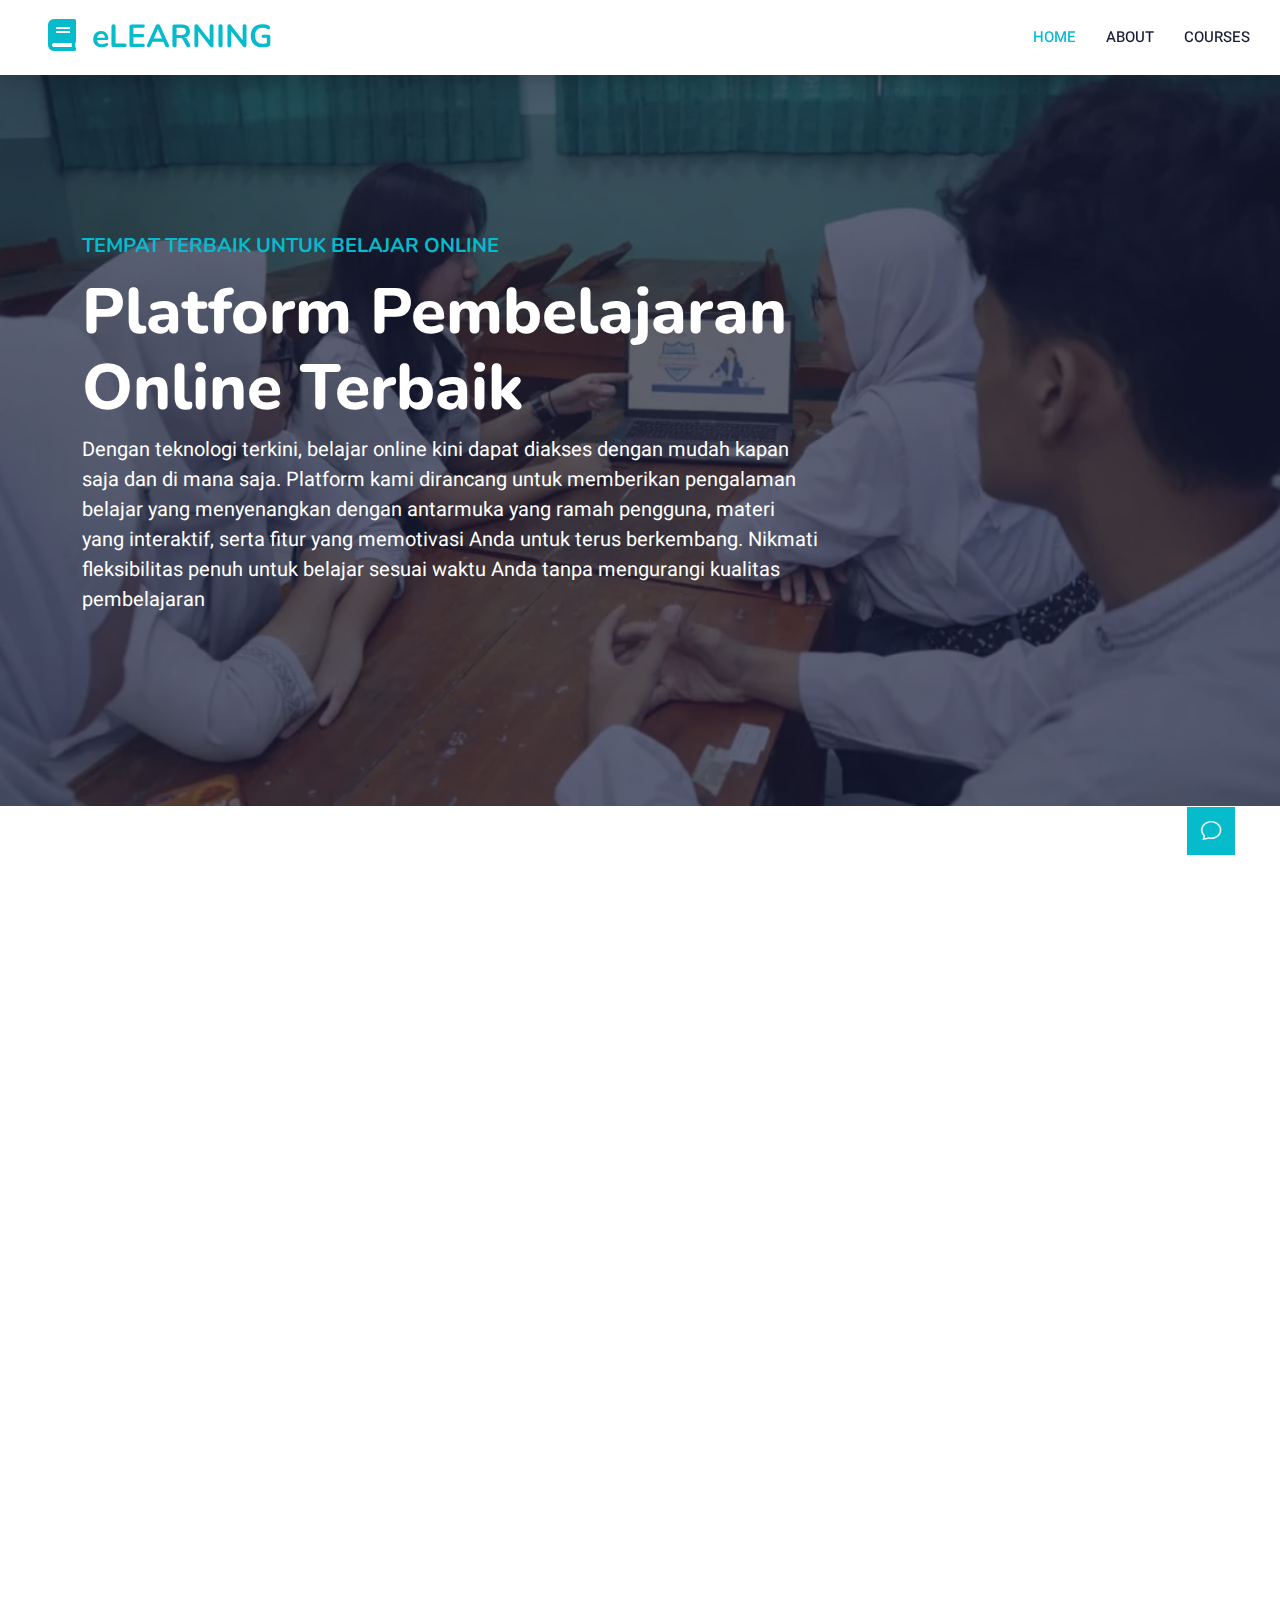
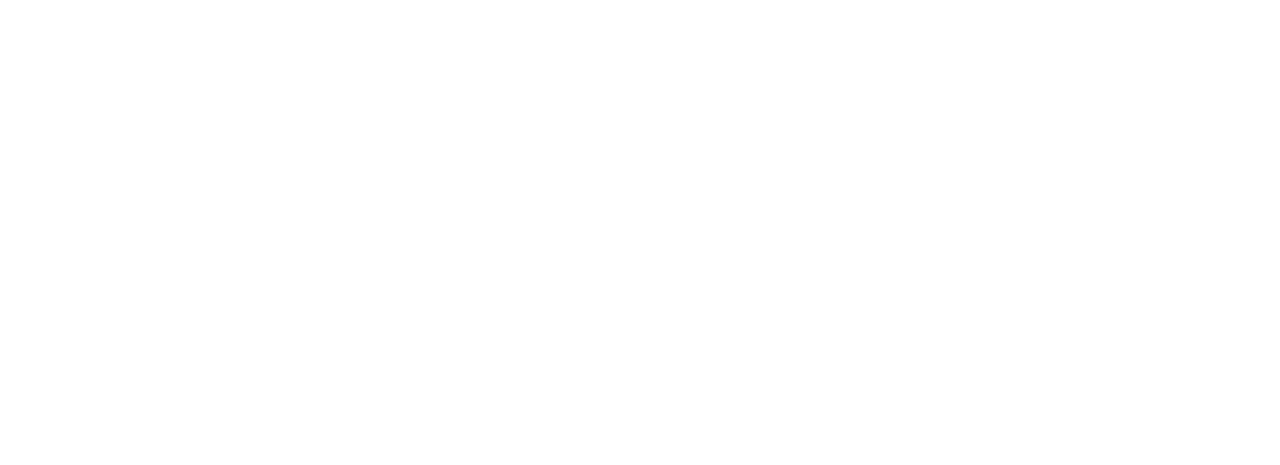
<file: index.html>
<!DOCTYPE html>
<html lang="en">

<head>
    <meta charset="utf-8">
    <title>eLEARNING - eLearning HTML Template</title>
    <meta content="width=device-width, initial-scale=1.0" name="viewport">
    <meta content="" name="keywords">
    <meta content="" name="description">

    <!-- Favicon -->
    <link href="img/favicon.ico" rel="icon">

    <!-- Google Web Fonts -->
    <link rel="preconnect" href="https://fonts.googleapis.com">
    <link rel="preconnect" href="https://fonts.gstatic.com" crossorigin>
    <link href="https://fonts.googleapis.com/css2?family=Heebo:wght@400;500;600&family=Nunito:wght@600;700;800&display=swap" rel="stylesheet">

    <!-- Icon Font Stylesheet -->
    <link href="https://cdnjs.cloudflare.com/ajax/libs/font-awesome/5.10.0/css/all.min.css" rel="stylesheet">
    <link href="https://cdn.jsdelivr.net/npm/bootstrap-icons@1.4.1/font/bootstrap-icons.css" rel="stylesheet">

    <!-- Libraries Stylesheet -->
    <link href="lib/animate/animate.min.css" rel="stylesheet">
    <link href="lib/owlcarousel/assets/owl.carousel.min.css" rel="stylesheet">

    <!-- Customized Bootstrap Stylesheet -->
    <link href="css/bootstrap.min.css" rel="stylesheet">

    <!-- Template Stylesheet -->
    <link href="css/style.css" rel="stylesheet">
</head>

<body>
    <!-- Spinner Start -->
    <div id="spinner" class="show bg-white position-fixed translate-middle w-100 vh-100 top-50 start-50 d-flex align-items-center justify-content-center">
        <div class="spinner-border text-primary" style="width: 3rem; height: 3rem;" role="status">
            <span class="sr-only">Loading...</span>
        </div>
    </div>
    <!-- Spinner End -->


    <!-- Navbar Start -->
    <nav class="navbar navbar-expand-lg bg-white navbar-light shadow sticky-top p-0">
        <a href="index.html" class="navbar-brand d-flex align-items-center px-4 px-lg-5">
            <h2 class="m-0 text-primary"><i class="fa fa-book me-3"></i>eLEARNING</h2>
        </a>
        <button type="button" class="navbar-toggler me-4" data-bs-toggle="collapse" data-bs-target="#navbarCollapse">
            <span class="navbar-toggler-icon"></span>
        </button>
        <div class="collapse navbar-collapse" id="navbarCollapse">
            <div class="navbar-nav ms-auto p-4 p-lg-0">
                <a href="index.html" class="nav-item nav-link active">Home</a>
                <a href="about.html" class="nav-item nav-link">About</a>
                <a href="courses.html" class="nav-item nav-link">Courses</a>
            </div>
        </div>
    </nav>
    <!-- Navbar End -->


    <!-- Carousel Start -->
    <div class="container-fluid p-0 mb-5">
        <div class="header-carousel position-relative">
            <div class="position-relative">
                <img class="img-header top-0 start-0 w-100" src="img/carousel.webp" alt="">
                <div class="position-absolute top-0 start-0 w-100 h-100 d-flex align-items-center" style="background: rgba(24, 29, 56, .7);">
                    <div class="container">
                        <div class="row justify-content-start">
                            <div class="col-sm-10 col-lg-8">
                                <h5 class="text-primary text-uppercase mb-3 animated slideInDown">Tempat Terbaik Untuk Belajar Online</h5>
                                <h1 class="display-3 text-white animated slideInDown">Platform Pembelajaran Online Terbaik</h1>
                                <p class="fs-5 text-white mb-4 pb-2">Dengan teknologi terkini, belajar online kini dapat diakses dengan mudah kapan saja dan di mana saja. Platform kami dirancang untuk memberikan pengalaman belajar yang menyenangkan dengan antarmuka yang ramah pengguna, materi yang interaktif, serta fitur yang memotivasi Anda untuk terus berkembang. Nikmati fleksibilitas penuh untuk belajar sesuai waktu Anda tanpa mengurangi kualitas pembelajaran</p>
                            </div>
                        </div>
                    </div>
                </div>
            </div>
        </div>
    </div>
    <!-- Carousel End -->


    <!-- Service Start -->
    <div class="container-xxl py-5">
        <div class="container">
            <div class="row g-4">
                <div class="col-lg-3 col-sm-6 wow fadeInUp" data-wow-delay="0.1s">
                    <div class="service-item text-center pt-3">
                        <div class="p-4">
                            <i class="fa fa-3x fa-graduation-cap text-primary mb-4"></i>
                            <h5 class="mb-3">Pengajar yang berkualitas</h5>
                            <p>Dengan para pengajar yang berkualitas </p>
                        </div>
                    </div>
                </div>
                <div class="col-lg-3 col-sm-6 wow fadeInUp" data-wow-delay="0.3s">
                    <div class="service-item text-center pt-3">
                        <div class="p-4">
                            <i class="fa fa-3x fa-globe text-primary mb-4"></i>
                            <h5 class="mb-3">Tempat Terbaik Untuk Belajar Online</h5>
                            <p>Kamu dapat belajar kapan saja, di Mana Saja</p>
                        </div>
                    </div>
                </div>
                <div class="col-lg-3 col-sm-6 wow fadeInUp" data-wow-delay="0.5s">
                    <div class="service-item text-center pt-3">
                        <div class="p-4">
                            <i class="fa fa-3x fa-home text-primary mb-4"></i>
                            <h5 class="mb-3">Belajar Mandiri</h5>
                            <p>Kamu dapat meningkatkan kemampuan tanpa harus keluar rumah</p>
                        </div>
                    </div>
                </div>
                <div class="col-lg-3 col-sm-6 wow fadeInUp" data-wow-delay="0.7s">
                    <div class="service-item text-center pt-3">
                        <div class="p-4">
                            <i class="fa fa-3x fa-book-open text-primary mb-4"></i>
                            <h5 class="mb-3">Modul Yang Terupdate</h5>
                            <p>Dengan materi yang terbaru memastikan kamu tidak akan tertinggal</p>
                        </div>
                    </div>
                </div>
            </div>
        </div>
    </div>
    <!-- Service End -->


    <!-- About Start -->
    <div class="container-xxl py-5">
        <div class="container">
            <div class="row g-5">
                <div class="col-lg-6 wow fadeInUp" data-wow-delay="0.1s" style="min-height: 400px;">
                    <div class="position-relative h-100">
                        <img class="img-fluid position-absolute w-100 h-100" src="img/caraousel.jpeg" alt="" style="object-fit: cover;">
                    </div>
                </div>
                <div class="col-lg-6 wow fadeInUp" data-wow-delay="0.3s">
                    <h6 class="section-title bg-white text-start text-primary pe-3">Tentang Kami</h6>
                    <h1 class="mb-4">Selamat datang di eLEARNING</h1>
                    <p class="mb-4">Kami adalah platform e-learning yang berkomitmen untuk menyediakan pengalaman pembelajaran terbaik bagi setiap individu. Dengan menggabungkan teknologi canggih, materi berkualitas tinggi, dan pengajaran dari para ahli, kami bertujuan untuk membuat pendidikan lebih mudah diakses oleh siapa saja, di mana saja, dan kapan saja</p>
                    <p class="mb-4"> E-Learning ini dirancang untuk menyediakan akses mudah ke modul pembelajaran dan latihan soal, mendukung proses belajar yang praktis dan fleksibel.</p>
                </div>
            </div>
        </div>
    </div>
    <!-- About End -->

    <!-- Footer Start -->
    <div class="container-fluid text-light footer pt-5 mt-5 wow fadeIn" data-wow-delay="0.1s" style="background-color: #ADE498;">
        <div class="container py-5">
            <div class="row g-5">
                <div class="col-lg-6 col-md-6">
                    <h4 class="text-black mb-3">Quick Link</h4>
                    <a class="btn btn-link" href="index.html" style="color: black;">Home</a>
                    <a class="btn btn-link" href="about.html" style="color: black;">About</a>
                    <a class="btn btn-link" href="courses.html" style="color: black;">Courses</a>
                    <a class="btn btn-link" href="contact.html" style="color: black;">Contact</a>
                </div>
                <div class="col-lg-6 col-md-6">
                    <h4 class="text-black mb-3">Contact</h4>
                    <p class="mb-2" style="color: black;"><i style="color: black;" class="fa fa-phone-alt me-3"></i>082180795617</p>
                    <p class="mb-2" style="color: black;"><i style="color: black;" class="fa fa-envelope me-3"></i>iraumikalsum6@gmail.com </p>
                </div>
            </div>
        </div>
    </div>
    <!-- Footer End -->


    <!-- Back to Top -->
    <a href="#" class="btn btn-lg btn-primary btn-lg-square back-to-top"><i class="bi bi-chat"></i></a>


    <!-- JavaScript Libraries -->
    <script src="https://code.jquery.com/jquery-3.4.1.min.js"></script>
    <script src="https://cdn.jsdelivr.net/npm/bootstrap@5.0.0/dist/js/bootstrap.bundle.min.js"></script>
    <script src="lib/wow/wow.min.js"></script>
    <script src="lib/easing/easing.min.js"></script>
    <script src="lib/waypoints/waypoints.min.js"></script>
    <script src="lib/owlcarousel/owl.carousel.min.js"></script>

    <!-- Template Javascript -->
    <script src="js/main.js"></script>
</body>

</html>
</file>
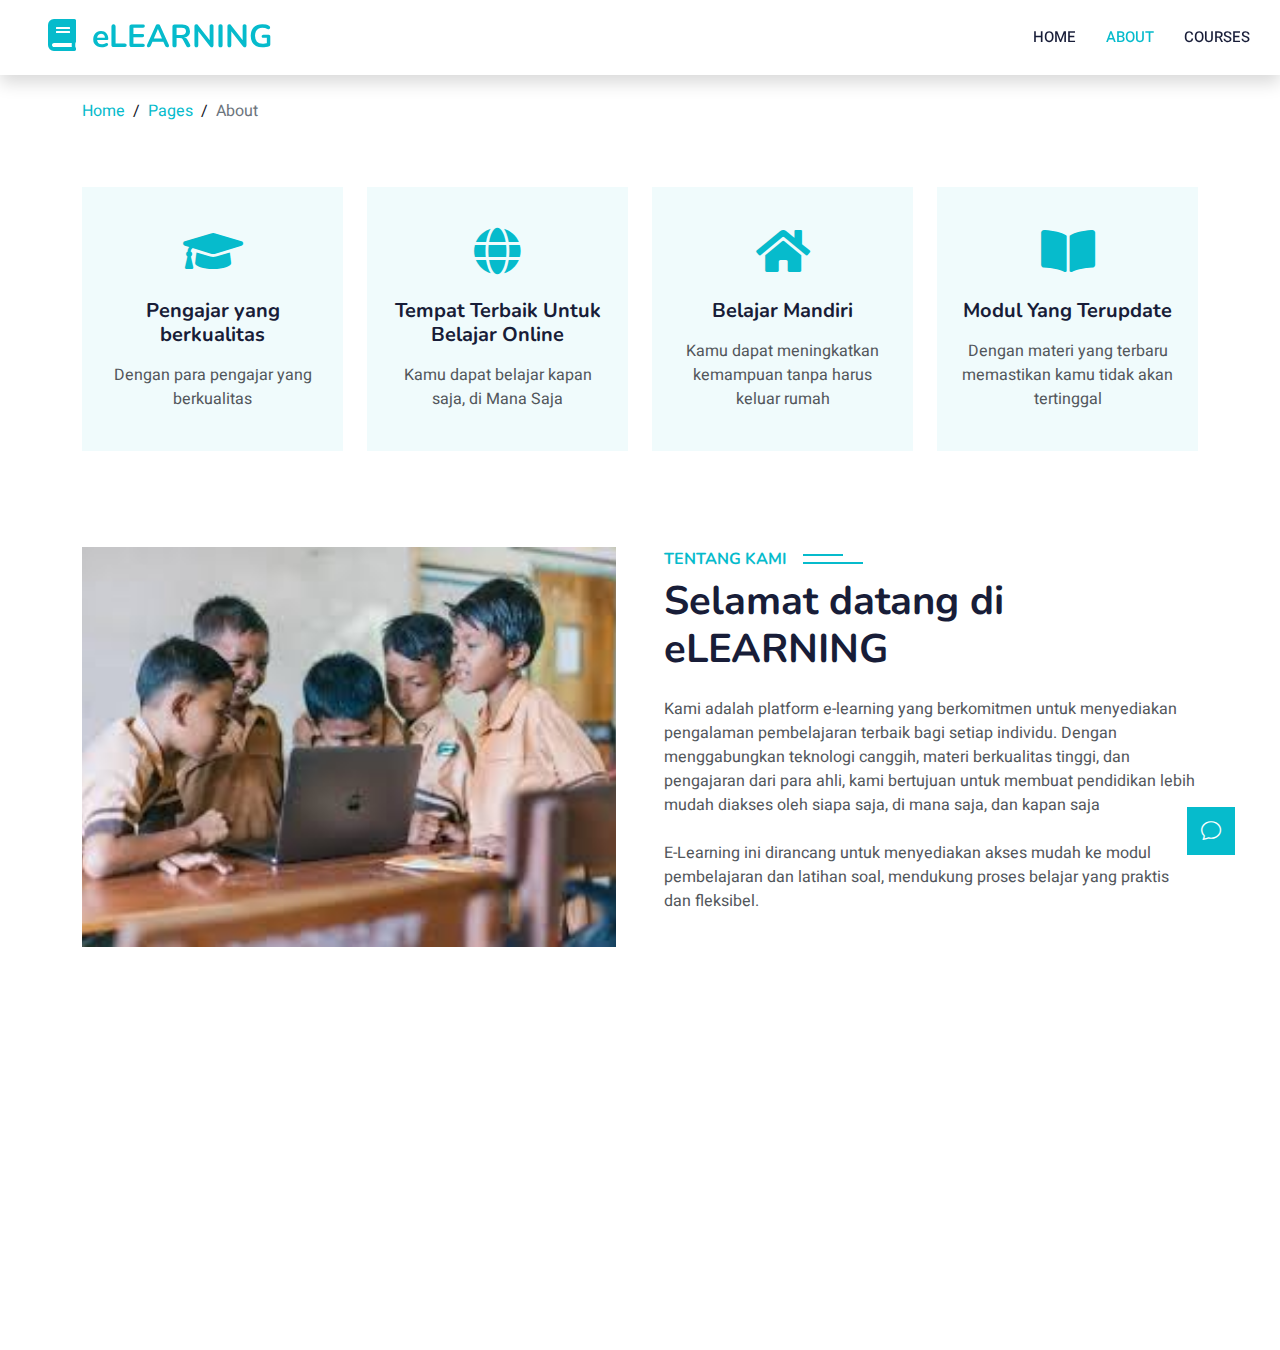
<file: about.html>
<!DOCTYPE html>
<html lang="en">

<head>
    <meta charset="utf-8">
    <title>eLEARNING - eLearning HTML Template</title>
    <meta content="width=device-width, initial-scale=1.0" name="viewport">
    <meta content="" name="keywords">
    <meta content="" name="description">

    <!-- Favicon -->
    <link href="img/favicon.ico" rel="icon">

    <!-- Google Web Fonts -->
    <link rel="preconnect" href="https://fonts.googleapis.com">
    <link rel="preconnect" href="https://fonts.gstatic.com" crossorigin>
    <link href="https://fonts.googleapis.com/css2?family=Heebo:wght@400;500;600&family=Nunito:wght@600;700;800&display=swap" rel="stylesheet">

    <!-- Icon Font Stylesheet -->
    <link href="https://cdnjs.cloudflare.com/ajax/libs/font-awesome/5.10.0/css/all.min.css" rel="stylesheet">
    <link href="https://cdn.jsdelivr.net/npm/bootstrap-icons@1.4.1/font/bootstrap-icons.css" rel="stylesheet">

    <!-- Libraries Stylesheet -->
    <link href="lib/animate/animate.min.css" rel="stylesheet">
    <link href="lib/owlcarousel/assets/owl.carousel.min.css" rel="stylesheet">

    <!-- Customized Bootstrap Stylesheet -->
    <link href="css/bootstrap.min.css" rel="stylesheet">

    <!-- Template Stylesheet -->
    <link href="css/style.css" rel="stylesheet">
</head>

<body>
    <!-- Spinner Start -->
    <div id="spinner" class="show bg-white position-fixed translate-middle w-100 vh-100 top-50 start-50 d-flex align-items-center justify-content-center">
        <div class="spinner-border text-primary" style="width: 3rem; height: 3rem;" role="status">
            <span class="sr-only">Loading...</span>
        </div>
    </div>
    <!-- Spinner End -->


    <!-- Navbar Start -->
    <nav class="navbar navbar-expand-lg bg-white navbar-light shadow sticky-top p-0">
        <a href="index.html" class="navbar-brand d-flex align-items-center px-4 px-lg-5">
            <h2 class="m-0 text-primary"><i class="fa fa-book me-3"></i>eLEARNING</h2>
        </a>
        <button type="button" class="navbar-toggler me-4" data-bs-toggle="collapse" data-bs-target="#navbarCollapse">
            <span class="navbar-toggler-icon"></span>
        </button>
        <div class="collapse navbar-collapse" id="navbarCollapse">
            <div class="navbar-nav ms-auto p-4 p-lg-0">
                <a href="index.html" class="nav-item nav-link">Home</a>
                <a href="about.html" class="nav-item nav-link active">About</a>
                <a href="courses.html" class="nav-item nav-link">Courses</a>
            </div>
        </div>
    </nav>
    <!-- Navbar End -->


    <!-- Header Start -->
    <div class="container-fluid mt-4">
        <div class="container">
            <div class="row">
                <div class="col-lg-10">
                    <nav aria-label="breadcrumb">
                        <ol class="breadcrumb justify-content-start">
                            <li class="breadcrumb-item "><a class="text-black" href="index.html">Home</a></li>
                            <li class="breadcrumb-item"><a class="text-black" href="about.html">Pages</a></li>
                            <li class="breadcrumb-item text-black active" aria-current="page">About</li>
                        </ol>
                    </nav>
                </div>
            </div>
        </div>
    </div>
    <!-- Header End -->


    <!-- Service Start -->
        <div class="container-xxl py-5">
        <div class="container">
            <div class="row g-4">
                <div class="col-lg-3 col-sm-6 wow fadeInUp" data-wow-delay="0.1s">
                    <div class="service-item text-center pt-3">
                        <div class="p-4">
                            <i class="fa fa-3x fa-graduation-cap text-primary mb-4"></i>
                            <h5 class="mb-3">Pengajar yang berkualitas</h5>
                            <p>Dengan para pengajar yang berkualitas </p>
                        </div>
                    </div>
                </div>
                <div class="col-lg-3 col-sm-6 wow fadeInUp" data-wow-delay="0.3s">
                    <div class="service-item text-center pt-3">
                        <div class="p-4">
                            <i class="fa fa-3x fa-globe text-primary mb-4"></i>
                            <h5 class="mb-3">Tempat Terbaik Untuk Belajar Online</h5>
                            <p>Kamu dapat belajar kapan saja, di Mana Saja</p>
                        </div>
                    </div>
                </div>
                <div class="col-lg-3 col-sm-6 wow fadeInUp" data-wow-delay="0.5s">
                    <div class="service-item text-center pt-3">
                        <div class="p-4">
                            <i class="fa fa-3x fa-home text-primary mb-4"></i>
                            <h5 class="mb-3">Belajar Mandiri</h5>
                            <p>Kamu dapat meningkatkan kemampuan tanpa harus keluar rumah</p>
                        </div>
                    </div>
                </div>
                <div class="col-lg-3 col-sm-6 wow fadeInUp" data-wow-delay="0.7s">
                    <div class="service-item text-center pt-3">
                        <div class="p-4">
                            <i class="fa fa-3x fa-book-open text-primary mb-4"></i>
                            <h5 class="mb-3">Modul Yang Terupdate</h5>
                            <p>Dengan materi yang terbaru memastikan kamu tidak akan tertinggal</p>
                        </div>
                    </div>
                </div>
            </div>
        </div>
    </div>
    <!-- Service End -->


    <!-- About Start -->
    <div class="container-xxl py-5">
        <div class="container">
            <div class="row g-5">
                <div class="col-lg-6 wow fadeInUp" data-wow-delay="0.1s" style="min-height: 400px;">
                    <div class="position-relative h-100">
                        <img class="img-fluid position-absolute w-100 h-100" src="img/caraousel.jpeg" alt="" style="object-fit: cover;">
                    </div>
                </div>
                <div class="col-lg-6 wow fadeInUp" data-wow-delay="0.3s">
                    <h6 class="section-title bg-white text-start text-primary pe-3">Tentang Kami</h6>
                    <h1 class="mb-4">Selamat datang di eLEARNING</h1>
                    <p class="mb-4">Kami adalah platform e-learning yang berkomitmen untuk menyediakan pengalaman pembelajaran terbaik bagi setiap individu. Dengan menggabungkan teknologi canggih, materi berkualitas tinggi, dan pengajaran dari para ahli, kami bertujuan untuk membuat pendidikan lebih mudah diakses oleh siapa saja, di mana saja, dan kapan saja</p>
                    <p class="mb-4"> E-Learning ini dirancang untuk menyediakan akses mudah ke modul pembelajaran dan latihan soal, mendukung proses belajar yang praktis dan fleksibel.</p>
                </div>
            </div>
        </div>
    </div>
    <!-- About End -->

    <!-- Footer Start -->
    <div class="container-fluid text-light footer pt-5 mt-5 wow fadeIn" data-wow-delay="0.1s" style="background-color: #ADE498;">
        <div class="container py-5">
            <div class="row g-5">
                <div class="col-lg-6 col-md-6">
                    <h4 class="text-black mb-3">Quick Link</h4>
                    <a class="btn btn-link" href="index.html" style="color: black;">Home</a>
                    <a class="btn btn-link" href="about.html" style="color: black;">About</a>
                    <a class="btn btn-link" href="courses.html" style="color: black;">Courses</a>
                    <a class="btn btn-link" href="contact.html" style="color: black;">Contact</a>
                </div>
                <div class="col-lg-6 col-md-6">
                    <h4 class="text-black mb-3">Contact</h4>
                    <p class="mb-2" style="color: black;"><i style="color: black;" class="fa fa-phone-alt me-3"></i>082180795617</p>
                    <p class="mb-2" style="color: black;"><i style="color: black;" class="fa fa-envelope me-3"></i>iraumikalsum6@gmail.com </p>
                </div>
            </div>
        </div>
    </div>
    <!-- Footer End -->



    <!-- Back to Top -->
    <a href="#" class="btn btn-lg btn-primary btn-lg-square back-to-top"><i class="bi bi-chat"></i></a>


    <!-- JavaScript Libraries -->
    <script src="https://code.jquery.com/jquery-3.4.1.min.js"></script>
    <script src="https://cdn.jsdelivr.net/npm/bootstrap@5.0.0/dist/js/bootstrap.bundle.min.js"></script>
    <script src="lib/wow/wow.min.js"></script>
    <script src="lib/easing/easing.min.js"></script>
    <script src="lib/waypoints/waypoints.min.js"></script>
    <script src="lib/owlcarousel/owl.carousel.min.js"></script>

    <!-- Template Javascript -->
    <script src="js/main.js"></script>
</body>

</html>
</file>
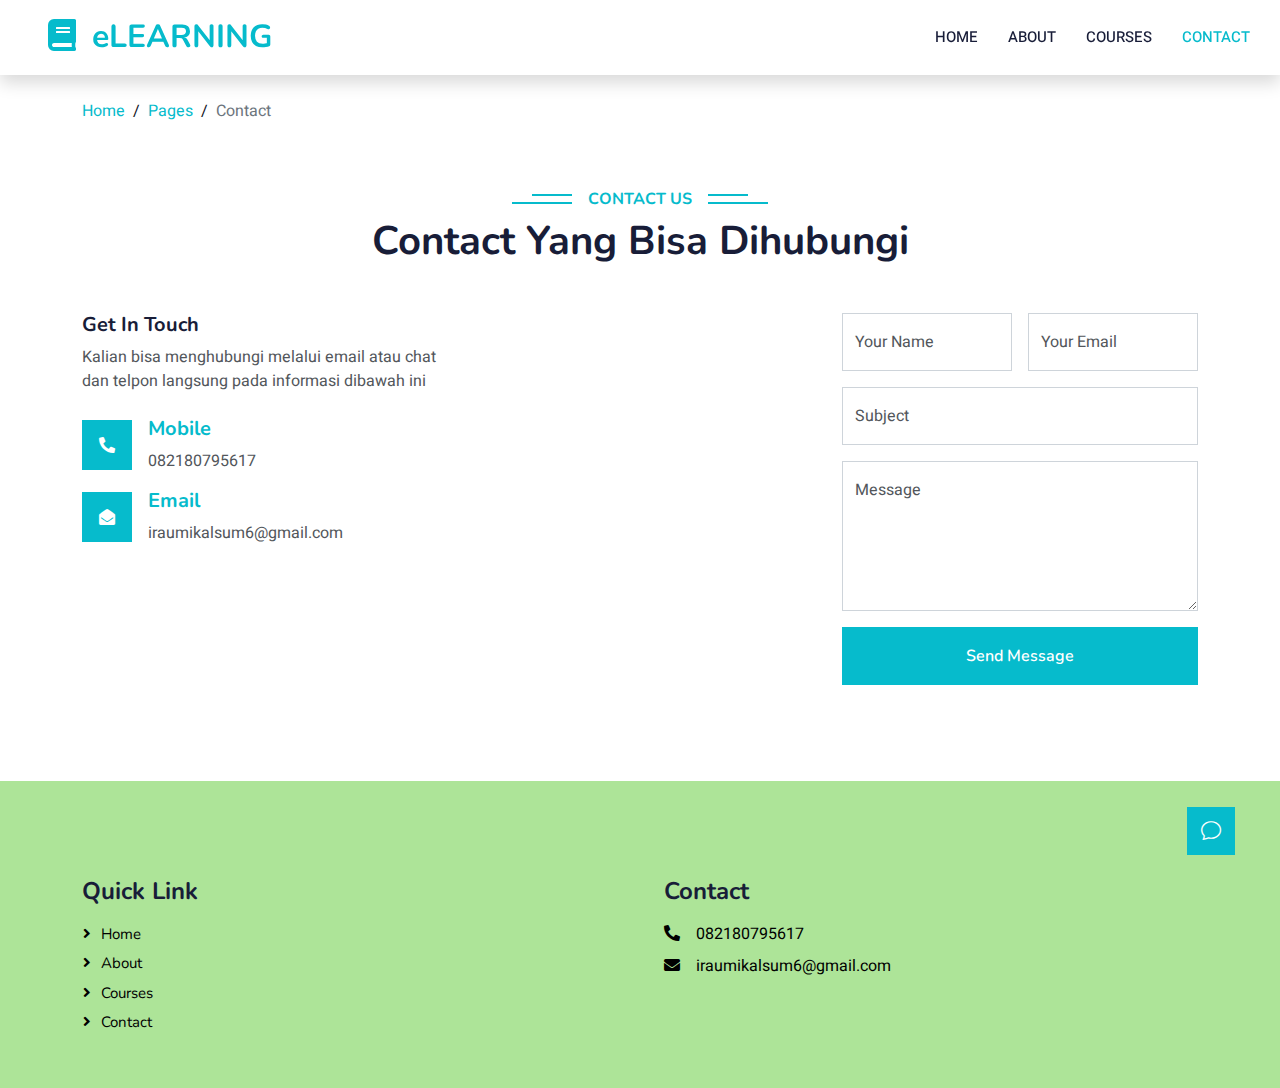
<file: contact.html>
<!DOCTYPE html>
<html lang="en">

<head>
    <meta charset="utf-8">
    <title>eLEARNING - eLearning HTML Template</title>
    <meta content="width=device-width, initial-scale=1.0" name="viewport">
    <meta content="" name="keywords">
    <meta content="" name="description">

    <!-- Favicon -->
    <link href="img/favicon.ico" rel="icon">

    <!-- Google Web Fonts -->
    <link rel="preconnect" href="https://fonts.googleapis.com">
    <link rel="preconnect" href="https://fonts.gstatic.com" crossorigin>
    <link href="https://fonts.googleapis.com/css2?family=Heebo:wght@400;500;600&family=Nunito:wght@600;700;800&display=swap" rel="stylesheet">

    <!-- Icon Font Stylesheet -->
    <link href="https://cdnjs.cloudflare.com/ajax/libs/font-awesome/5.10.0/css/all.min.css" rel="stylesheet">
    <link href="https://cdn.jsdelivr.net/npm/bootstrap-icons@1.4.1/font/bootstrap-icons.css" rel="stylesheet">

    <!-- Libraries Stylesheet -->
    <link href="lib/animate/animate.min.css" rel="stylesheet">
    <link href="lib/owlcarousel/assets/owl.carousel.min.css" rel="stylesheet">

    <!-- Customized Bootstrap Stylesheet -->
    <link href="css/bootstrap.min.css" rel="stylesheet">

    <!-- Template Stylesheet -->
    <link href="css/style.css" rel="stylesheet">
</head>

<body>
    <!-- Spinner Start -->
    <div id="spinner" class="show bg-white position-fixed translate-middle w-100 vh-100 top-50 start-50 d-flex align-items-center justify-content-center">
        <div class="spinner-border text-primary" style="width: 3rem; height: 3rem;" role="status">
            <span class="sr-only">Loading...</span>
        </div>
    </div>
    <!-- Spinner End -->


    <!-- Navbar Start -->
    <nav class="navbar navbar-expand-lg bg-white navbar-light shadow sticky-top p-0">
        <a href="index.html" class="navbar-brand d-flex align-items-center px-4 px-lg-5">
            <h2 class="m-0 text-primary"><i class="fa fa-book me-3"></i>eLEARNING</h2>
        </a>
        <button type="button" class="navbar-toggler me-4" data-bs-toggle="collapse" data-bs-target="#navbarCollapse">
            <span class="navbar-toggler-icon"></span>
        </button>
        <div class="collapse navbar-collapse" id="navbarCollapse">
            <div class="navbar-nav ms-auto p-4 p-lg-0">
                <a href="index.html" class="nav-item nav-link">Home</a>
                <a href="about.html" class="nav-item nav-link">About</a>
                <a href="courses.html" class="nav-item nav-link">Courses</a>
                <a href="contact.html" class="nav-item nav-link active">Contact</a>
            </div>
        </div>
    </nav>
    <!-- Navbar End -->


    <!-- Header Start -->
    <div class="container-fluid mt-4">
        <div class="container">
            <div class="row">
                <div class="col-lg-10">
                    <nav aria-label="breadcrumb">
                        <ol class="breadcrumb justify-content-start">
                            <li class="breadcrumb-item "><a class="text-black" href="index.html">Home</a></li>
                            <li class="breadcrumb-item"><a class="text-black" href="contact.html">Pages</a></li>
                            <li class="breadcrumb-item text-black active" aria-current="page">Contact</li>
                        </ol>
                    </nav>
                </div>
            </div>
        </div>
    </div>
    <!-- Header End -->


    <!-- Contact Start -->
    <div class="container-xxl py-5">
        <div class="container">
            <div class="text-center wow fadeInUp" data-wow-delay="0.1s">
                <h6 class="section-title bg-white text-center text-primary px-3">Contact Us</h6>
                <h1 class="mb-5">Contact Yang Bisa Dihubungi</h1>
            </div>
            <div class="row g-4">
                <div class="col-lg-4 col-md-6 wow fadeInUp" data-wow-delay="0.1s">
                    <h5>Get In Touch</h5>
                    <p class="mb-4">Kalian bisa menghubungi melalui email atau chat dan telpon langsung pada informasi dibawah ini</p>
                    <div class="d-flex align-items-center mb-3">
                        <div class="d-flex align-items-center justify-content-center flex-shrink-0 bg-primary" style="width: 50px; height: 50px;">
                            <i class="fa fa-phone-alt text-white"></i>
                        </div>
                        <div class="ms-3">
                            <h5 class="text-primary">Mobile</h5>
                            <p class="mb-0">082180795617</p>
                        </div>
                    </div>
                    <div class="d-flex align-items-center">
                        <div class="d-flex align-items-center justify-content-center flex-shrink-0 bg-primary" style="width: 50px; height: 50px;">
                            <i class="fa fa-envelope-open text-white"></i>
                        </div>
                        <div class="ms-3">
                            <h5 class="text-primary">Email</h5>
                            <p class="mb-0">iraumikalsum6@gmail.com</p>
                        </div>
                    </div>
                </div>
                <div class="col-lg-4 col-md-6 wow fadeInUp" data-wow-delay="0.3s">
                    <iframe class="position-relative rounded w-100 h-100"
                        src="https://www.google.com/maps/embed?pb=!1m18!1m12!1m3!1d3001156.4288297426!2d-78.01371936852176!3d42.72876761954724!2m3!1f0!2f0!3f0!3m2!1i1024!2i768!4f13.1!3m3!1m2!1s0x4ccc4bf0f123a5a9%3A0xddcfc6c1de189567!2sNew%20York%2C%20USA!5e0!3m2!1sen!2sbd!4v1603794290143!5m2!1sen!2sbd"
                        frameborder="0" style="min-height: 300px; border:0;" allowfullscreen="" aria-hidden="false"
                        tabindex="0"></iframe>
                </div>
                <div class="col-lg-4 col-md-12 wow fadeInUp" data-wow-delay="0.5s">
                    <form>
                        <div class="row g-3">
                            <div class="col-md-6">
                                <div class="form-floating">
                                    <input type="text" class="form-control" id="name" placeholder="Your Name">
                                    <label for="name">Your Name</label>
                                </div>
                            </div>
                            <div class="col-md-6">
                                <div class="form-floating">
                                    <input type="email" class="form-control" id="email" placeholder="Your Email">
                                    <label for="email">Your Email</label>
                                </div>
                            </div>
                            <div class="col-12">
                                <div class="form-floating">
                                    <input type="text" class="form-control" id="subject" placeholder="Subject">
                                    <label for="subject">Subject</label>
                                </div>
                            </div>
                            <div class="col-12">
                                <div class="form-floating">
                                    <textarea class="form-control" placeholder="Leave a message here" id="message" style="height: 150px"></textarea>
                                    <label for="message">Message</label>
                                </div>
                            </div>
                            <div class="col-12">
                                <button class="btn btn-primary w-100 py-3" type="submit">Send Message</button>
                            </div>
                        </div>
                    </form>
                </div>
            </div>
        </div>
    </div>
    <!-- Contact End -->


    <!-- Footer Start -->
    <div class="container-fluid text-light footer pt-5 mt-5 wow fadeIn" data-wow-delay="0.1s" style="background-color: #ADE498;">
        <div class="container py-5">
            <div class="row g-5">
                <div class="col-lg-6 col-md-6">
                    <h4 class="text-black mb-3">Quick Link</h4>
                    <a class="btn btn-link" href="index.html" style="color: black;">Home</a>
                    <a class="btn btn-link" href="about.html" style="color: black;">About</a>
                    <a class="btn btn-link" href="courses.html" style="color: black;">Courses</a>
                    <a class="btn btn-link" href="contact.html" style="color: black;">Contact</a>
                </div>
                <div class="col-lg-6 col-md-6">
                    <h4 class="text-black mb-3">Contact</h4>
                    <p class="mb-2" style="color: black;"><i style="color: black;" class="fa fa-phone-alt me-3"></i>082180795617</p>
                    <p class="mb-2" style="color: black;"><i style="color: black;" class="fa fa-envelope me-3"></i>iraumikalsum6@gmail.com </p>
                </div>
            </div>
        </div>
    </div>
    <!-- Footer End -->


    <!-- Back to Top -->
    <a href="#" class="btn btn-lg btn-primary btn-lg-square back-to-top"><i class="bi bi-chat"></i></a>


    <!-- JavaScript Libraries -->
    <script src="https://code.jquery.com/jquery-3.4.1.min.js"></script>
    <script src="https://cdn.jsdelivr.net/npm/bootstrap@5.0.0/dist/js/bootstrap.bundle.min.js"></script>
    <script src="lib/wow/wow.min.js"></script>
    <script src="lib/easing/easing.min.js"></script>
    <script src="lib/waypoints/waypoints.min.js"></script>
    <script src="lib/owlcarousel/owl.carousel.min.js"></script>

    <!-- Template Javascript -->
    <script src="js/main.js"></script>
</body>

</html>
</file>
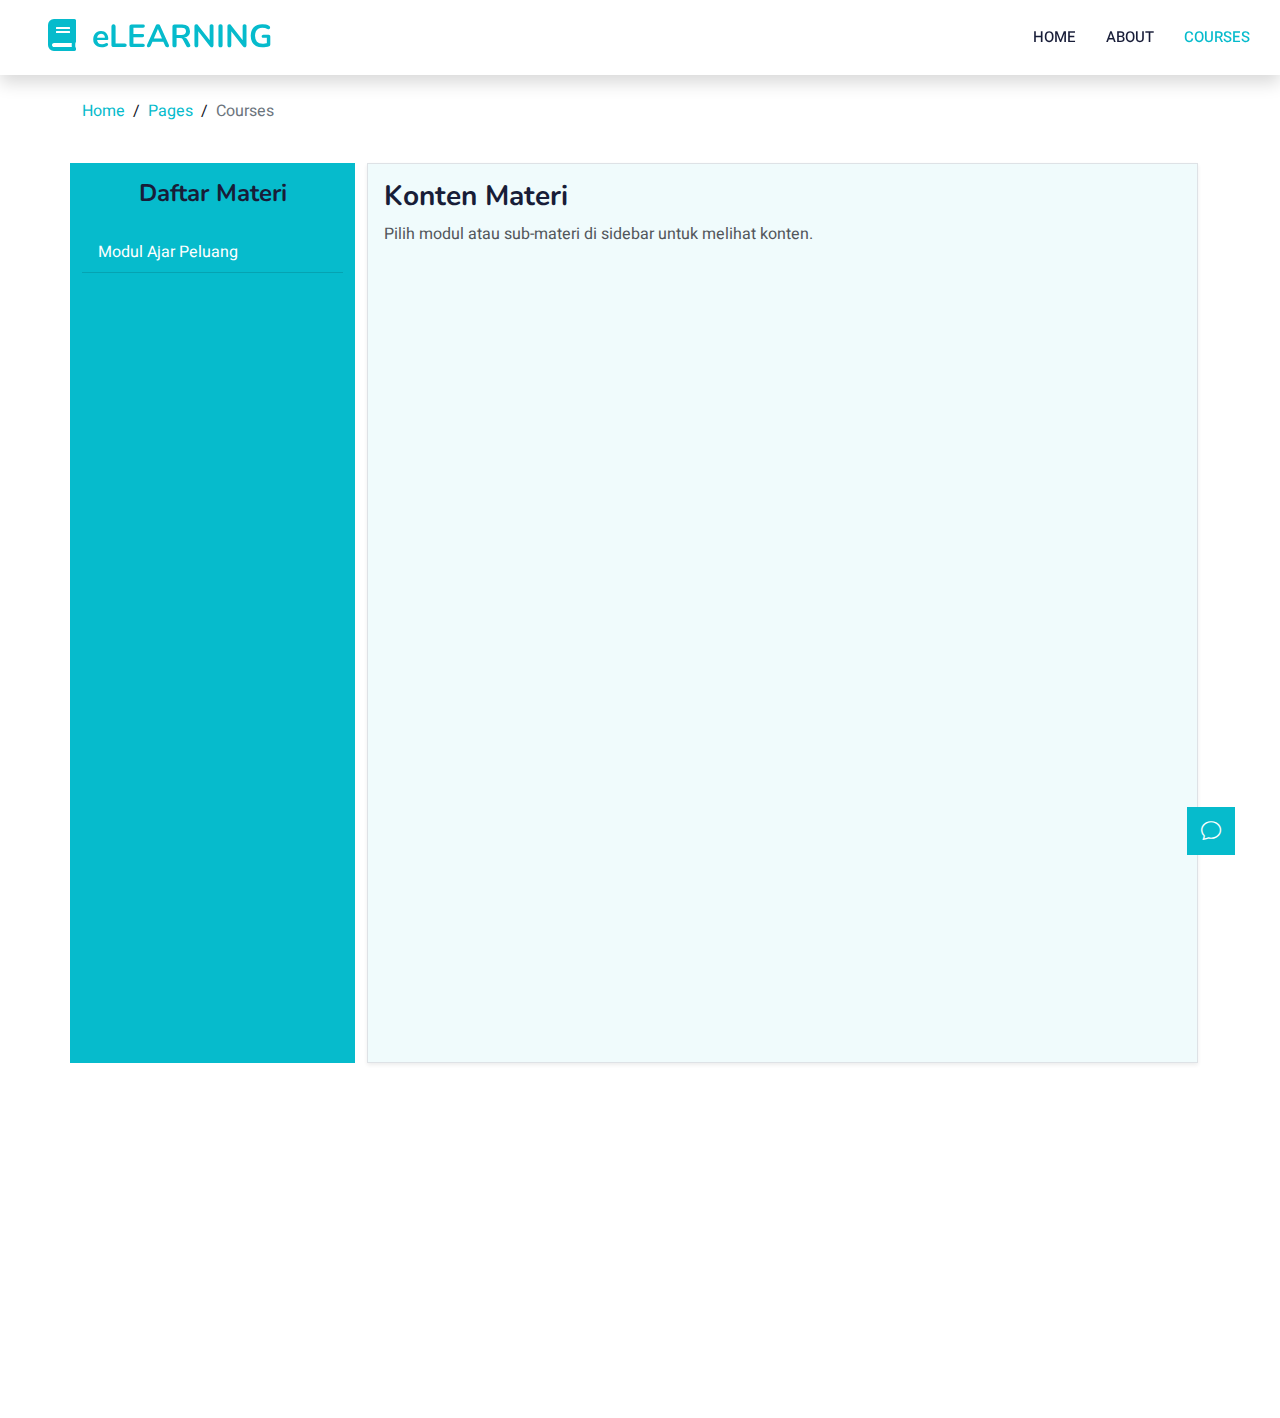
<file: courses.html>
<!-- @format -->

<!DOCTYPE html>
<html lang="en">
  <head>
    <meta charset="utf-8" />
    <title>eLEARNING - eLearning HTML Template</title>
    <meta content="width=device-width, initial-scale=1.0" name="viewport" />
    <meta content="" name="keywords" />
    <meta content="" name="description" />

    <!-- Favicon -->
    <link href="img/favicon.ico" rel="icon" />

    <!-- Google Web Fonts -->
    <link rel="preconnect" href="https://fonts.googleapis.com" />
    <link rel="preconnect" href="https://fonts.gstatic.com" crossorigin />
    <link
      href="https://fonts.googleapis.com/css2?family=Heebo:wght@400;500;600&family=Nunito:wght@600;700;800&display=swap"
      rel="stylesheet"
    />

    <!-- Icon Font Stylesheet -->
    <link
      href="https://cdnjs.cloudflare.com/ajax/libs/font-awesome/5.10.0/css/all.min.css"
      rel="stylesheet"
    />
    <link
      href="https://cdn.jsdelivr.net/npm/bootstrap-icons@1.4.1/font/bootstrap-icons.css"
      rel="stylesheet"
    />

    <!-- Libraries Stylesheet -->
    <link href="lib/animate/animate.min.css" rel="stylesheet" />
    <link href="lib/owlcarousel/assets/owl.carousel.min.css" rel="stylesheet" />

    <!-- Customized Bootstrap Stylesheet -->
    <link href="css/bootstrap.min.css" rel="stylesheet" />

    <!-- Template Stylesheet -->
    <link href="css/style.css" rel="stylesheet" />
  </head>

  <body>
    <!-- Spinner Start -->
    <div
      id="spinner"
      class="show bg-white position-fixed translate-middle w-100 vh-100 top-50 start-50 d-flex align-items-center justify-content-center"
    >
      <div
        class="spinner-border text-primary"
        style="width: 3rem; height: 3rem"
        role="status"
      >
        <span class="sr-only">Loading...</span>
      </div>
    </div>
    <!-- Spinner End -->

    <!-- Navbar Start -->
    <nav
      class="navbar navbar-expand-lg bg-white navbar-light shadow sticky-top p-0"
    >
      <a
        href="index.html"
        class="navbar-brand d-flex align-items-center px-4 px-lg-5"
      >
        <h2 class="m-0 text-primary">
          <i class="fa fa-book me-3"></i>eLEARNING
        </h2>
      </a>
      <button
        type="button"
        class="navbar-toggler me-4"
        data-bs-toggle="collapse"
        data-bs-target="#navbarCollapse"
      >
        <span class="navbar-toggler-icon"></span>
      </button>
      <div class="collapse navbar-collapse" id="navbarCollapse">
        <div class="navbar-nav ms-auto p-4 p-lg-0">
          <a href="index.html" class="nav-item nav-link">Home</a>
          <a href="about.html" class="nav-item nav-link">About</a>
          <a href="courses.html" class="nav-item nav-link active">Courses</a>
        </div>
      </div>
    </nav>
    <!-- Navbar End -->

    <!-- Header Start -->
    <div class="container-fluid mt-4">
      <div class="container">
        <div class="row">
          <div class="col-lg-10">
            <nav aria-label="breadcrumb">
              <ol class="breadcrumb justify-content-start">
                <li class="breadcrumb-item">
                  <a class="text-black" href="index.html">Home</a>
                </li>
                <li class="breadcrumb-item">
                  <a class="text-black" href="courses.html">Pages</a>
                </li>
                <li
                  class="breadcrumb-item text-black active"
                  aria-current="page"
                >
                  Courses
                </li>
              </ol>
            </nav>
            <button class="btn btn-primary sidebar-toggle-btn d-md-none">☰ Menu</button>
          </div>
        </div>
      </div>
    </div>
    <!-- Header End -->

    <!-- Excersice Start -->
    <div class="container mt-4">
      <div class="row">
        <!-- Sidebar -->
        <div class="col-md-3 bg-primary text-white sidebar">
          <h4 class="p-3 text-center">Daftar Materi</h4>
          <ul id="sidebar" class="list-group list-group-flush"></ul>
        </div>

        <!-- Content Area -->
        <div class="col-md-9 d-flex flex-column" style="max-height: 100vh">
          <div
            id="contentArea"
            class="overflow-auto h-100 p-3 border rounded bg-light shadow-sm"
          >
            <h3>Konten Materi</h3>
            <p>Pilih modul atau sub-materi di sidebar untuk melihat konten.</p>
          </div>
        </div>
      </div>
    </div>
    <!-- Excersice End -->

    <!-- Footer Start -->
    <div class="container-fluid text-light footer pt-5 mt-5 wow fadeIn" data-wow-delay="0.1s" style="background-color: #ADE498;">
      <div class="container py-5">
          <div class="row g-5">
              <div class="col-lg-6 col-md-6">
                  <h4 class="text-black mb-3">Quick Link</h4>
                  <a class="btn btn-link" href="index.html" style="color: black;">Home</a>
                  <a class="btn btn-link" href="about.html" style="color: black;">About</a>
                  <a class="btn btn-link" href="courses.html" style="color: black;">Courses</a>
                  <a class="btn btn-link" href="contact.html" style="color: black;">Contact</a>
              </div>
              <div class="col-lg-6 col-md-6">
                  <h4 class="text-black mb-3">Contact</h4>
                  <p class="mb-2" style="color: black;"><i style="color: black;" class="fa fa-phone-alt me-3"></i>082180795617</p>
                  <p class="mb-2" style="color: black;"><i style="color: black;" class="fa fa-envelope me-3"></i>iraumikalsum6@gmail.com </p>
              </div>
          </div>
      </div>
  </div>
    <!-- Footer End -->

    <!-- Back to Top -->
    <a href="#" class="btn btn-lg btn-primary btn-lg-square back-to-top"
      ><i class="bi bi-chat"></i
    ></a>

    <!-- JavaScript Libraries -->
    <script src="https://code.jquery.com/jquery-3.4.1.min.js"></script>
    <script src="https://cdn.jsdelivr.net/npm/bootstrap@5.0.0/dist/js/bootstrap.bundle.min.js"></script>
    <script src="lib/wow/wow.min.js"></script>
    <script src="lib/easing/easing.min.js"></script>
    <script src="lib/waypoints/waypoints.min.js"></script>
    <script src="lib/owlcarousel/owl.carousel.min.js"></script>

    <!-- Template Javascript -->
    <script src="js/data.js"></script>
    <script src="js/main.js"></script>
  </body>
</html>
</file>
<file: css/style.css>
/**
 * ******* Template CSS *********
 *
 * @format
 */

:root {
  --primary: #06bbcc;
  --light: #f0fbfc;
  --dark: #181d38;
}

.fw-medium {
  font-weight: 600 !important;
}

.fw-semi-bold {
  font-weight: 700 !important;
}

.back-to-top {
  position: fixed;
  display: none;
  right: 45px;
  bottom: 45px;
  z-index: 99;
}

/*** Spinner ***/
#spinner {
  opacity: 0;
  visibility: hidden;
  transition: opacity 0.5s ease-out, visibility 0s linear 0.5s;
  z-index: 99999;
}

#spinner.show {
  transition: opacity 0.5s ease-out, visibility 0s linear 0s;
  visibility: visible;
  opacity: 1;
}

/*** Button ***/
.btn {
  font-family: "Nunito", sans-serif;
  font-weight: 600;
  transition: 0.5s;
}

.btn.btn-primary,
.btn.btn-secondary {
  color: #ffffff;
}

.btn-square {
  width: 38px;
  height: 38px;
}

.btn-sm-square {
  width: 32px;
  height: 32px;
}

.btn-lg-square {
  width: 48px;
  height: 48px;
}

.btn-square,
.btn-sm-square,
.btn-lg-square {
  padding: 0;
  display: flex;
  align-items: center;
  justify-content: center;
  font-weight: normal;
  border-radius: 0px;
}

/*** Navbar ***/
.navbar .dropdown-toggle::after {
  border: none;
  content: "\f107";
  font-family: "Font Awesome 5 Free";
  font-weight: 900;
  vertical-align: middle;
  margin-left: 8px;
}

.navbar-light .navbar-nav .nav-link {
  margin-right: 30px;
  padding: 25px 0;
  color: #ffffff;
  font-size: 15px;
  text-transform: uppercase;
  outline: none;
}

.navbar-light .navbar-nav .nav-link:hover,
.navbar-light .navbar-nav .nav-link.active {
  color: var(--primary);
}

@media (max-width: 991.98px) {
  .navbar-light .navbar-nav .nav-link {
    margin-right: 0;
    padding: 10px 0;
  }

  .navbar-light .navbar-nav {
    border-top: 1px solid #eeeeee;
  }
}

.navbar-light .navbar-brand,
.navbar-light a.btn {
  height: 75px;
}

.navbar-light .navbar-nav .nav-link {
  color: var(--dark);
  font-weight: 500;
}

.navbar-light.sticky-top {
  top: -100px;
  transition: 0.5s;
}

@media (min-width: 992px) {
  .navbar .nav-item .dropdown-menu {
    display: block;
    margin-top: 0;
    opacity: 0;
    visibility: hidden;
    transition: 0.5s;
  }

  .navbar .dropdown-menu.fade-down {
    top: 100%;
    transform: rotateX(-75deg);
    transform-origin: 0% 0%;
  }

  .navbar .nav-item:hover .dropdown-menu {
    top: 100%;
    transform: rotateX(0deg);
    visibility: visible;
    transition: 0.5s;
    opacity: 1;
  }
}

/*** Header carousel ***/
@media (max-width: 768px) {
  .header-carousel .owl-carousel-item {
    position: relative;
    min-height: 500px;
  }

  .header-carousel .owl-carousel-item img {
    position: absolute;
    width: 100%;
    height: 100%;
    object-fit: cover;
  }
}

.header-carousel .owl-nav {
  position: absolute;
  top: 50%;
  right: 8%;
  transform: translateY(-50%);
  display: none;
  flex-direction: column;
}

.header-carousel .owl-nav .owl-prev,
.header-carousel .owl-nav .owl-next {
  margin: 7px 0;
  width: 45px;
  height: 45px;
  display: none;
  align-items: center;
  justify-content: center;
  color: #ffffff;
  background: transparent;
  border: 1px solid #ffffff;
  font-size: 22px;
  transition: 0.5s;
}

.header-carousel .owl-nav .owl-prev:hover,
.header-carousel .owl-nav .owl-next:hover {
  background: var(--primary);
  border-color: var(--primary);
}

.page-header {
  background: linear-gradient(rgba(24, 29, 56, 0.7), rgba(24, 29, 56, 0.7)),
    url(../img/carousel-1.jpg);
  background-position: center center;
  background-repeat: no-repeat;
  background-size: cover;
}

.page-header-inner {
  background: rgba(15, 23, 43, 0.7);
}

.breadcrumb-item + .breadcrumb-item::before {
  color: #0e1122;
}

/*** Section Title ***/
.section-title {
  position: relative;
  display: inline-block;
  text-transform: uppercase;
}

.section-title::before {
  position: absolute;
  content: "";
  width: calc(100% + 80px);
  height: 2px;
  top: 4px;
  left: -40px;
  background: var(--primary);
  z-index: -1;
}

.section-title::after {
  position: absolute;
  content: "";
  width: calc(100% + 120px);
  height: 2px;
  bottom: 5px;
  left: -60px;
  background: var(--primary);
  z-index: -1;
}

.section-title.text-start::before {
  width: calc(100% + 40px);
  left: 0;
}

.section-title.text-start::after {
  width: calc(100% + 60px);
  left: 0;
}

/*** Service ***/
.service-item {
  background: var(--light);
  transition: 0.5s;
}

.service-item:hover {
  margin-top: -10px;
  background: var(--primary);
}

.service-item * {
  transition: 0.5s;
}

.service-item:hover * {
  color: var(--light) !important;
}

/*** Categories & Courses ***/
.category img,
.course-item img {
  transition: 0.5s;
}

.category a:hover img,
.course-item:hover img {
  transform: scale(1.1);
}

/*** Team ***/
.team-item img {
  transition: 0.5s;
}

.team-item:hover img {
  transform: scale(1.1);
}

/*** Testimonial ***/
.testimonial-carousel::before {
  position: absolute;
  content: "";
  top: 0;
  left: 0;
  height: 100%;
  width: 0;
  background: linear-gradient(
    to right,
    rgba(255, 255, 255, 1) 0%,
    rgba(255, 255, 255, 0) 100%
  );
  z-index: 1;
}

.testimonial-carousel::after {
  position: absolute;
  content: "";
  top: 0;
  right: 0;
  height: 100%;
  width: 0;
  background: linear-gradient(
    to left,
    rgba(255, 255, 255, 1) 0%,
    rgba(255, 255, 255, 0) 100%
  );
  z-index: 1;
}

@media (min-width: 768px) {
  .testimonial-carousel::before,
  .testimonial-carousel::after {
    width: 200px;
  }
}

@media (min-width: 992px) {
  .testimonial-carousel::before,
  .testimonial-carousel::after {
    width: 300px;
  }
}

.testimonial-carousel .owl-item .testimonial-text,
.testimonial-carousel .owl-item.center .testimonial-text * {
  transition: 0.5s;
}

.testimonial-carousel .owl-item.center .testimonial-text {
  background: var(--primary) !important;
}

.testimonial-carousel .owl-item.center .testimonial-text * {
  color: #ffffff !important;
}

.testimonial-carousel .owl-dots {
  margin-top: 24px;
  display: flex;
  align-items: flex-end;
  justify-content: center;
}

.testimonial-carousel .owl-dot {
  position: relative;
  display: inline-block;
  margin: 0 5px;
  width: 15px;
  height: 15px;
  border: 1px solid #cccccc;
  transition: 0.5s;
}

.testimonial-carousel .owl-dot.active {
  background: var(--primary);
  border-color: var(--primary);
}

/*** Footer ***/
.footer .btn.btn-social {
  margin-right: 5px;
  width: 35px;
  height: 35px;
  display: flex;
  align-items: center;
  justify-content: center;
  color: var(--light);
  font-weight: normal;
  border: 1px solid #ffffff;
  border-radius: 35px;
  transition: 0.3s;
}

.footer .btn.btn-social:hover {
  color: var(--primary);
}

.footer .btn.btn-link {
  display: block;
  margin-bottom: 5px;
  padding: 0;
  text-align: left;
  color: #ffffff;
  font-size: 15px;
  font-weight: normal;
  text-transform: capitalize;
  transition: 0.3s;
}

.footer .btn.btn-link::before {
  position: relative;
  content: "\f105";
  font-family: "Font Awesome 5 Free";
  font-weight: 900;
  margin-right: 10px;
}

.footer .btn.btn-link:hover {
  letter-spacing: 1px;
  box-shadow: none;
}

.footer .copyright {
  padding: 25px 0;
  font-size: 15px;
  border-top: 1px solid rgba(256, 256, 256, 0.1);
}

.footer .copyright a {
  color: var(--light);
}

.footer .footer-menu a {
  margin-right: 15px;
  padding-right: 15px;
  border-right: 1px solid rgba(255, 255, 255, 0.1);
}

.footer .footer-menu a:last-child {
  margin-right: 0;
  padding-right: 0;
  border-right: none;
}

.tree-item {
  cursor: pointer;
}
.sub-materi {
  display: none;
}

.sidebar {
  height: 100vh;
  overflow-y: auto;
}

.sidebar-mobile {
  height: 100vh;
  overflow-y: auto;
  position: fixed;
  z-index: 1050;
  width: 250px;
  background-color: #007bff;
  color: white;
  left: 0;
  transition: all 0.3s ease-in-out;
}

.sidebar.inactive {
  left: -60em; /* Sidebar tersembunyi pada tampilan mobile */
}

.sidebar-toggle-btn {
  /* position: fixed;
	top: 70px;
	left: 10px;
	z-index: 1060; */
  background-color: #007bff;
  color: white;
  border: none;
  padding: 10px 15px;
  cursor: pointer;
  display: none;
  border-radius: 5px;
}

@media (max-width: 768px) {
  .sidebar {
    width: 100%;
    left: -100%;
  }
  .sidebar.active {
    left: 0;
  }
  .sidebar-toggle-btn {
    display: block; /* Tombol hanya muncul pada mobile */
  }

  .img-header{
    height: 90vh !important;
  }
}

.activeli {
  color: rgb(0, 0, 0) !important;
  /* color: #FEBF63 !important; */
  border-radius: 230px;
  background-color: white !important;
  /* background-color: #ADE498 !important; */
}

.indicator {
  display: inline-block;
  width: 12px;
  height: 12px;
  margin-right: 10px;
  border-radius: 50%;
  background-color: orange; /* Warna default */
}

.indicator.clicked {
  background-color: green; /* Warna setelah diklik */
}

.sub-item {
  display: flex;
  align-items: center;
}
</file>
